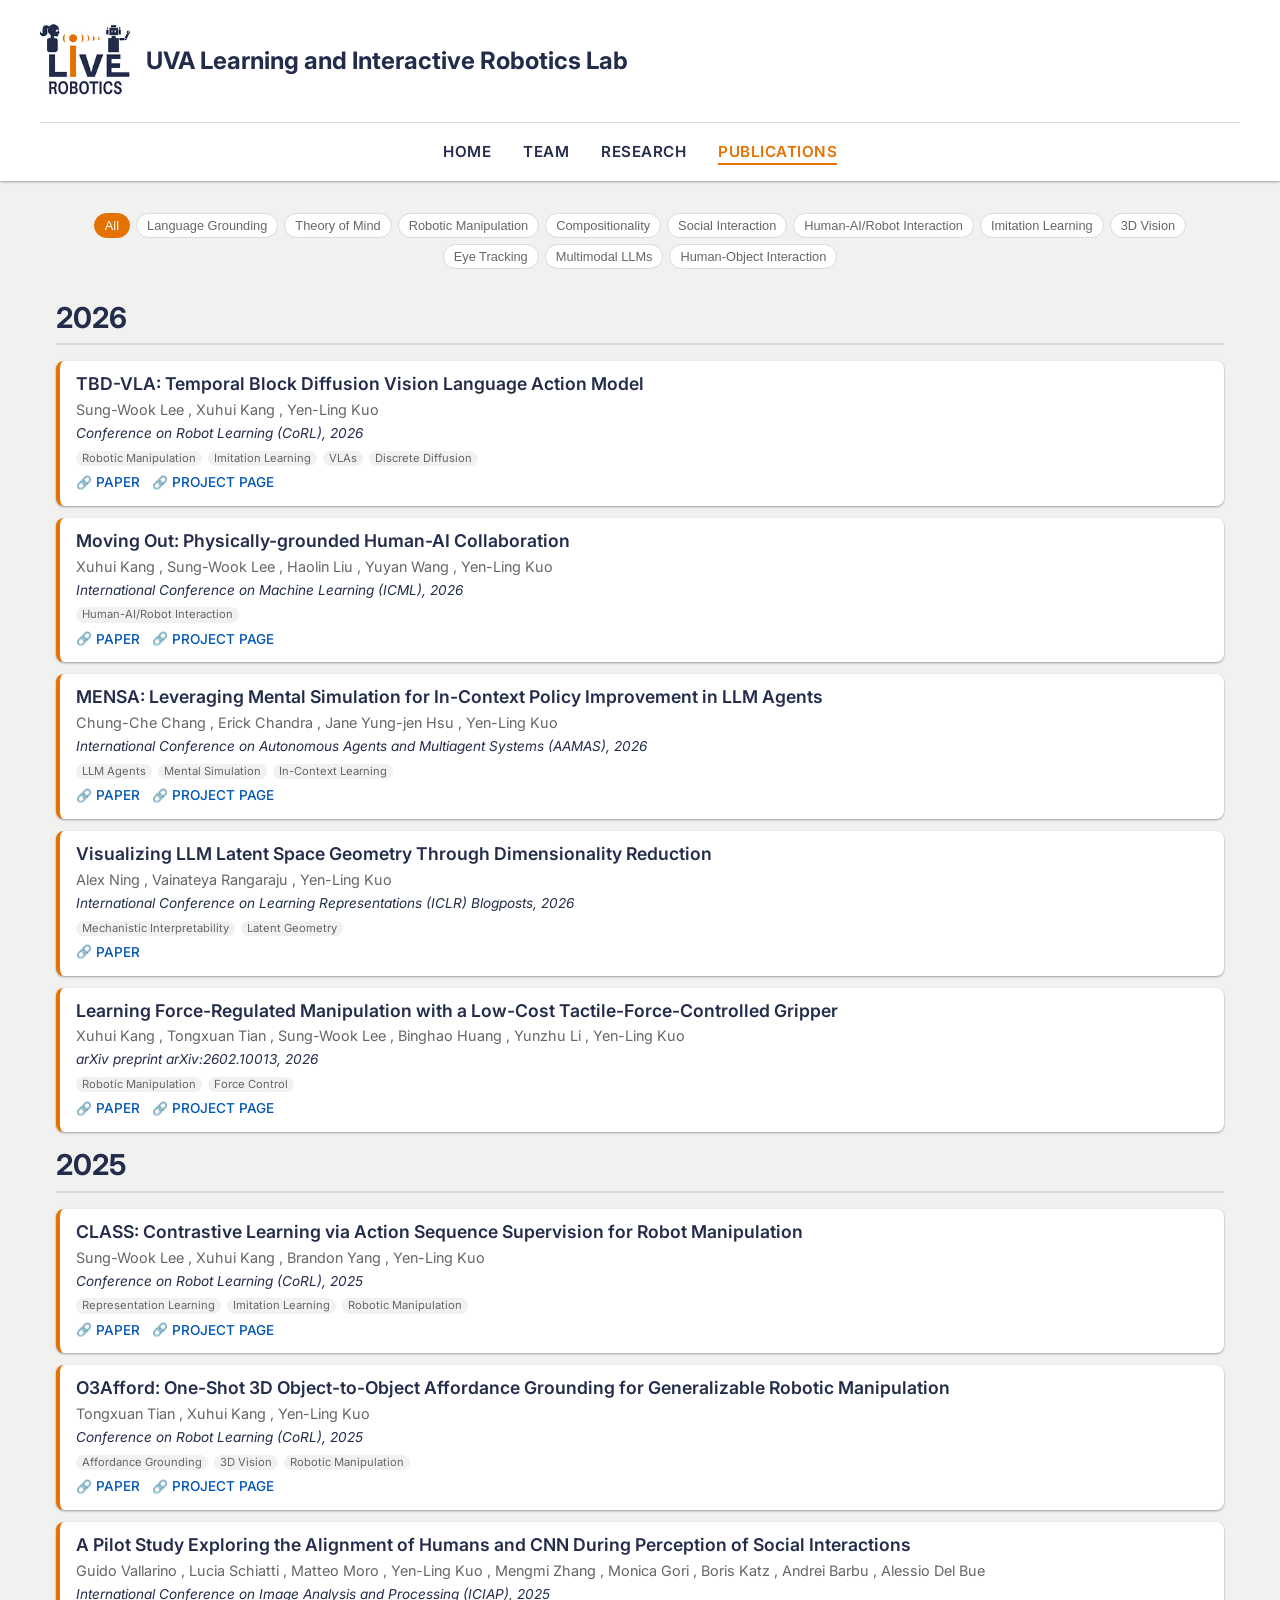
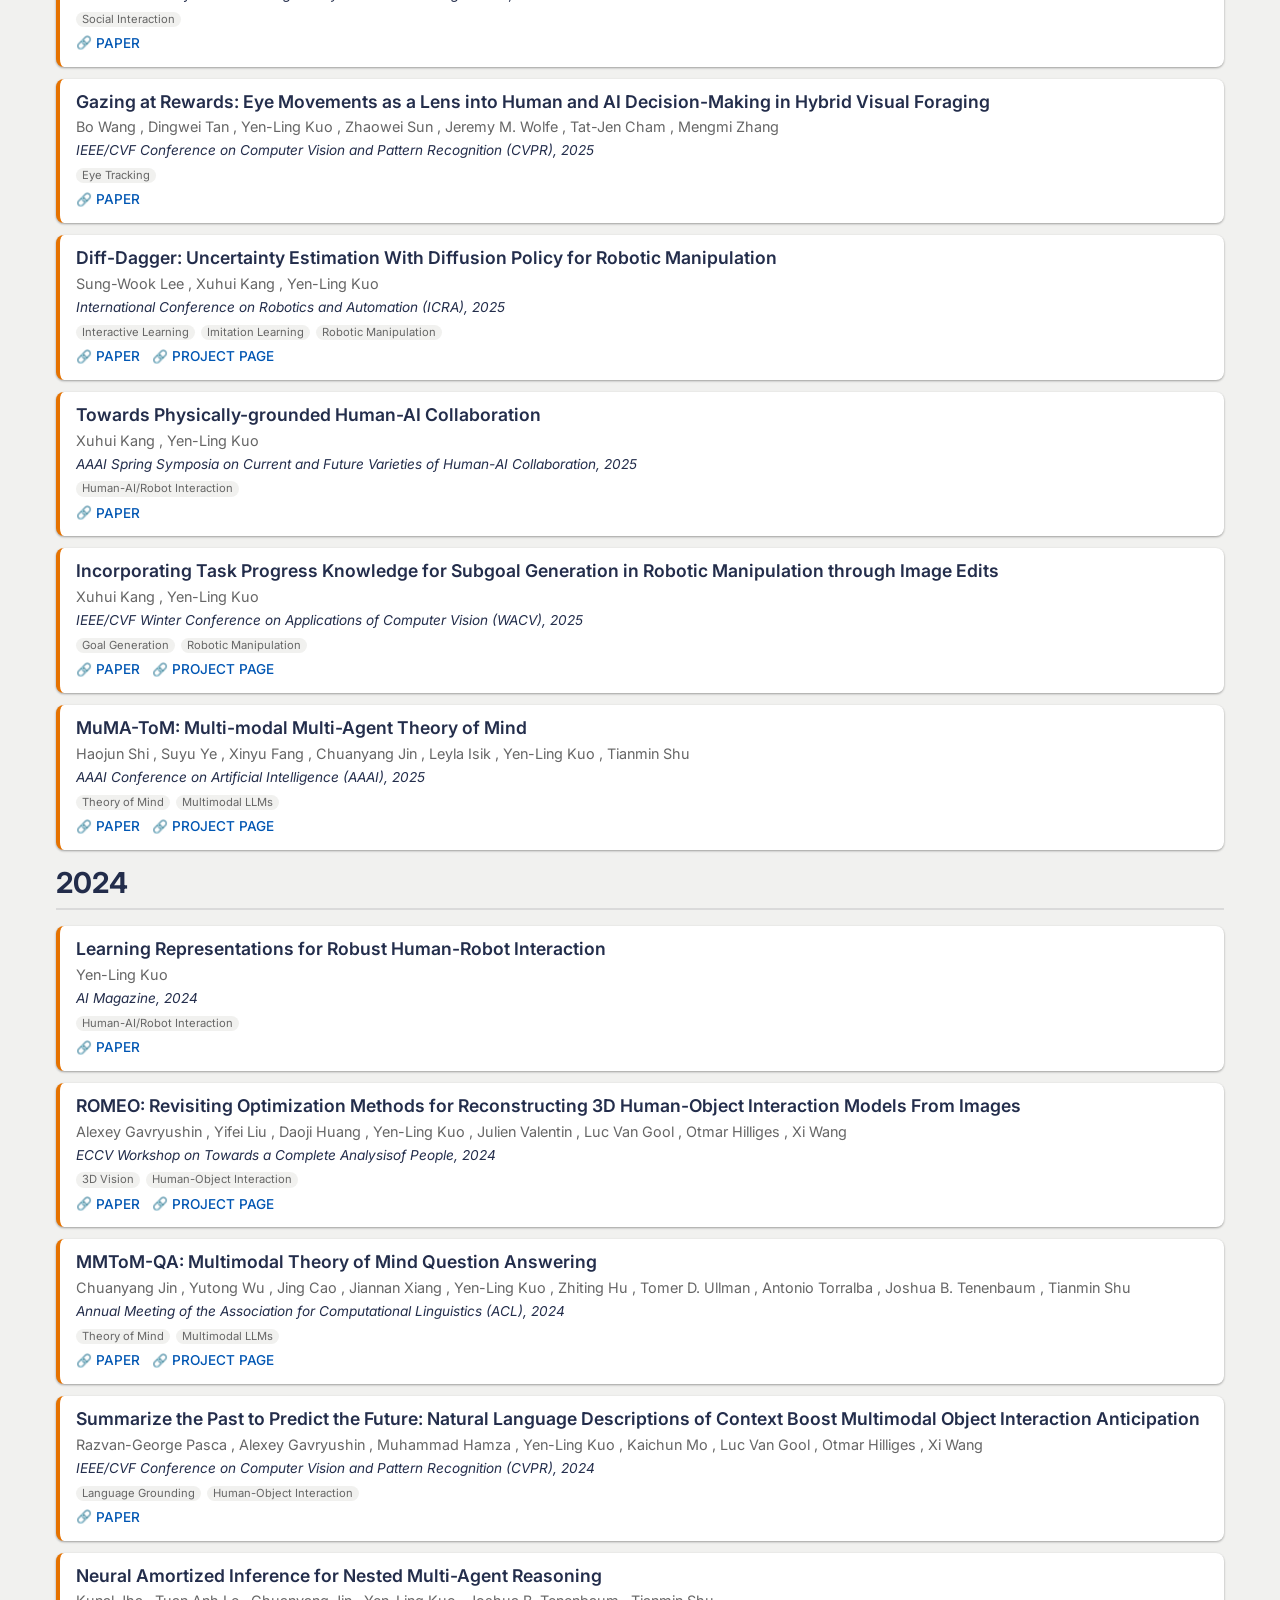
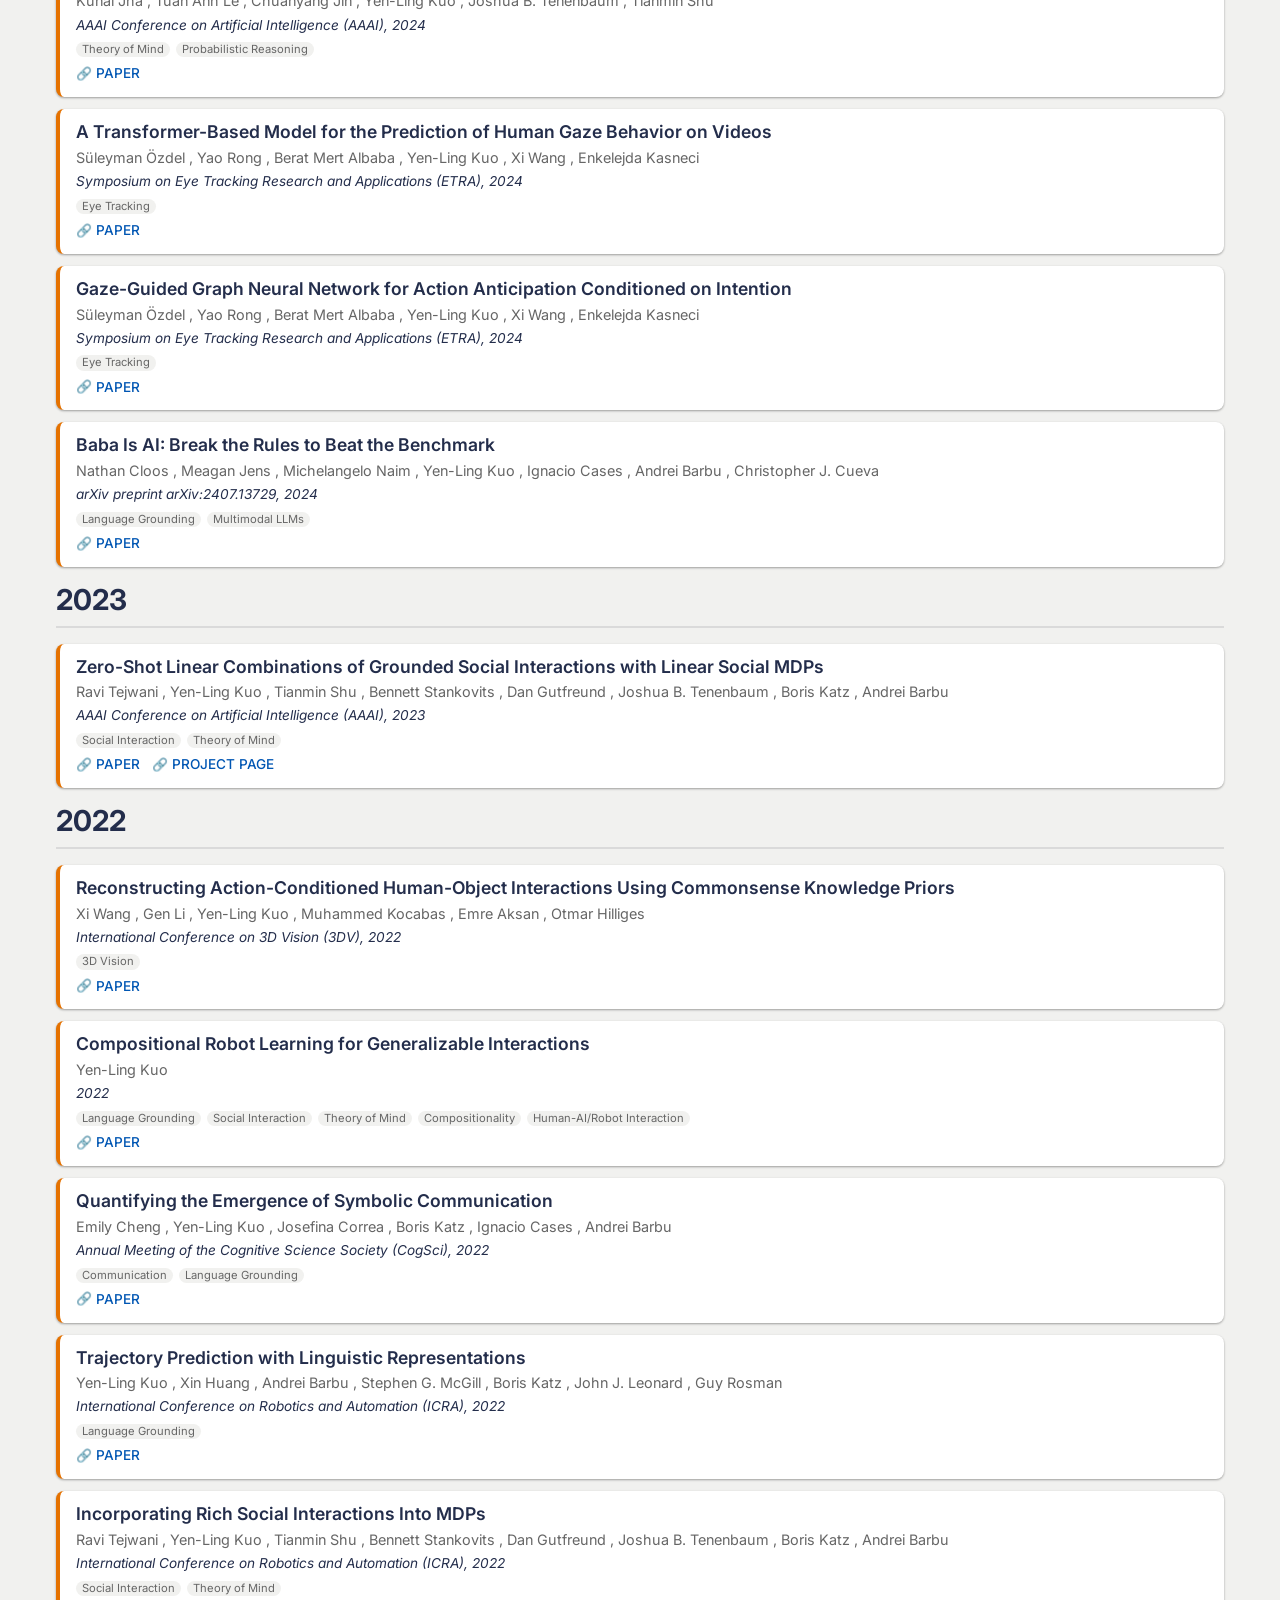
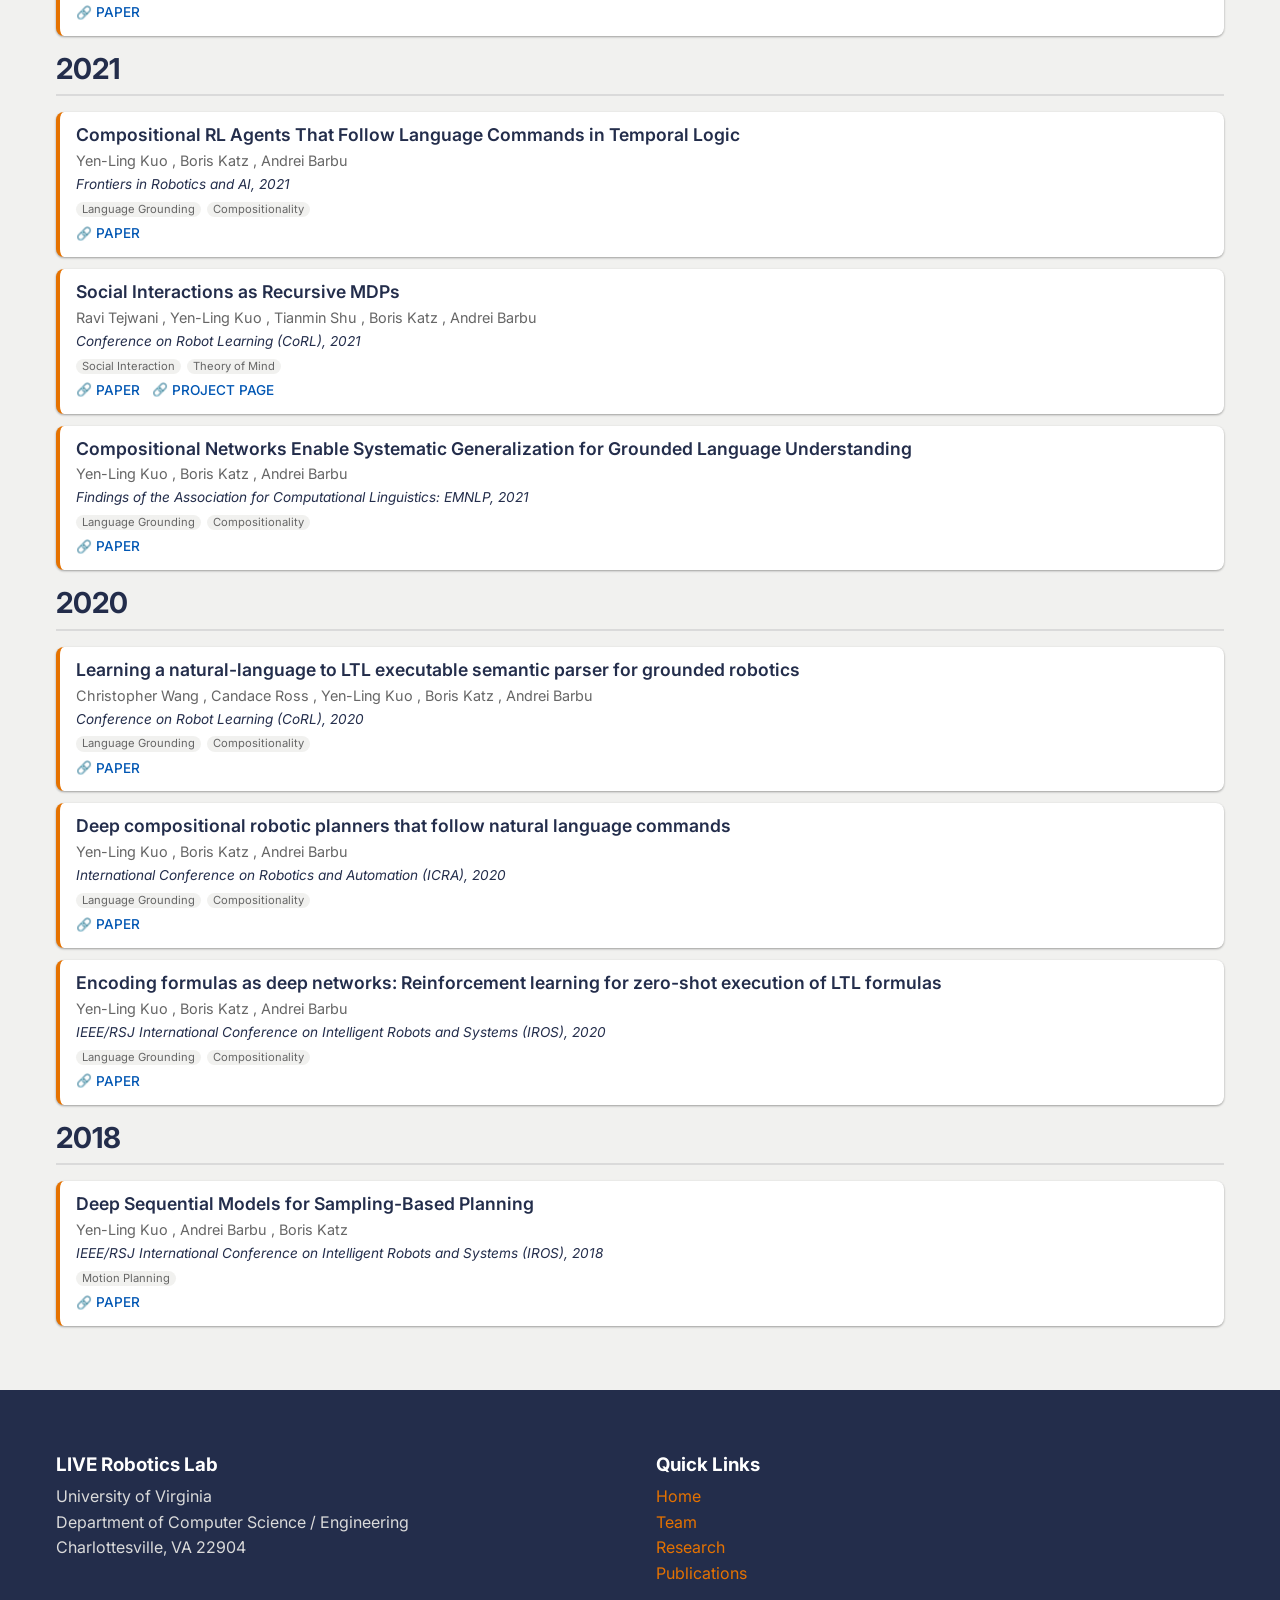
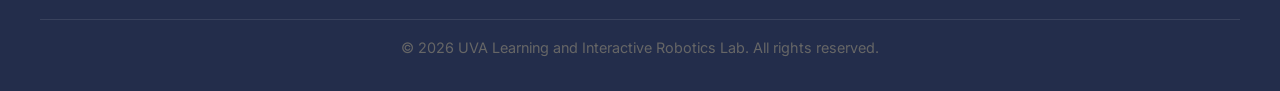
<file: publications.html>
<!DOCTYPE html>
<html lang="en">

<head>
    <meta charset="UTF-8">
    <meta name="viewport" content="width=device-width, initial-scale=1.0">
    <title>Publications | LIVE Robotics - UVA</title>
    <!-- Fonts -->
    <link rel="preconnect" href="https://fonts.googleapis.com">
    <link rel="preconnect" href="https://fonts.gstatic.com" crossorigin>
    <link href="https://fonts.googleapis.com/css2?family=Inter:wght@400;500;600;700&display=swap" rel="stylesheet">
    <!-- Styles -->
    <link rel="stylesheet" href="./styles/main.css">
    <link rel="stylesheet" href="./styles/components.css">
    <style>
        .filter-section {
            display: flex;
            flex-wrap: wrap;
            gap: 6px;
            margin-bottom: var(--spacing-lg);
            margin-top: var(--spacing-lg);
            justify-content: center;
        }

        .filter-btn {
            background: var(--color-white);
            border: 1px solid var(--color-medium-gray);
            color: var(--color-text-gray);
            padding: 4px 10px;
            border-radius: 16px;
            font-size: 0.8rem;
            cursor: pointer;
            transition: all var(--transition-fast);
            font-weight: 500;
        }

        .filter-btn:hover {
            border-color: var(--color-uva-orange);
            color: var(--color-uva-orange);
        }

        .filter-btn.active {
            background: var(--color-uva-orange);
            border-color: var(--color-uva-orange);
            color: var(--color-white);
        }

        .year-group {
            margin-bottom: var(--spacing-md);
        }

        .year-title {
            font-size: 1.8rem;
            color: var(--color-uva-blue);
            border-bottom: 2px solid var(--color-medium-gray);
            padding-bottom: 8px;
            margin-bottom: var(--spacing-md);
        }

        .pub-item {
            display: flex;
            flex-direction: column;
            padding: 12px 16px;
            margin-bottom: 12px;
            background: var(--color-white);
            border-radius: 8px;
            box-shadow: var(--shadow-sm);
            border-left: 4px solid var(--color-uva-orange);
            transition: transform var(--transition-fast), box-shadow var(--transition-fast);
        }

        .pub-item:hover {
            transform: translateX(4px);
            box-shadow: var(--shadow-md);
        }

        .pub-title {
            font-size: 1.1rem;
            font-weight: 600;
            color: var(--color-uva-blue);
            margin-bottom: 2px;
            line-height: 1.3;
        }

        .pub-authors {
            color: var(--color-text-gray);
            margin-bottom: 2px;
            font-size: 0.9rem;
        }

        .pub-venue {
            font-style: italic;
            color: var(--color-text-main);
            margin-bottom: 6px;
            font-size: 0.85rem;
        }

        .pub-tags {
            display: flex;
            flex-wrap: wrap;
            gap: 6px;
            margin-bottom: 6px;
        }

        .pub-tag {
            background: var(--color-light-gray);
            color: var(--color-text-gray);
            font-size: 0.7rem;
            padding: 2px 6px;
            border-radius: 12px;
            line-height: 1;
        }

        .pub-links {
            display: flex;
            gap: 12px;
            margin-top: auto;
        }

        .pub-link {
            display: inline-flex;
            align-items: center;
            font-size: 0.85rem;
            color: var(--color-link-blue);
            font-weight: 500;
            text-transform: uppercase;
        }

        .pub-link::before {
            content: '🔗';
            margin-right: 4px;
            font-size: 0.8rem;
        }

        #pub-loading {
            text-align: center;
            font-size: 1.2rem;
            color: var(--color-text-gray);
            padding: var(--spacing-xl);
        }
    </style>
</head>

<body>

    <header class="global-header">
        <div class="container header-top">
            <a href="index.html" class="header-brand">
                <img src="./assets/images/logo.png" alt="LIVE Lab Logo" class="logo"
                    onerror="this.src='data:image/svg+xml;utf8,<svg xmlns=\'http://www.w3.org/2000/svg\' width=\'100\' height=\'60\'><rect width=\'100\' height=\'60\' fill=\'%23232d4b\'/><text x=\'50\' y=\'35\' font-family=\'Arial\' font-size=\'14\' fill=\'white\' text-anchor=\'middle\'>LOGO</text></svg>'">
                <h1>UVA Learning and Interactive Robotics Lab</h1>
            </a>
            <button class="mobile-menu-toggle">☰</button>
        </div>
        <nav class="container">
            <ul class="nav-menu">
                <li><a href="index.html">Home</a></li>
                <li><a href="team.html">Team</a></li>
                <li><a href="research.html">Research</a></li>
                <li><a href="publications.html" class="active">Publications</a></li>
            </ul>
        </nav>
    </header>

    <main class="container">

        <div class="filter-section" id="filter-container">
            <!-- Filter buttons injected here -->
        </div>

        <div id="pub-loading">Loading publications...</div>

        <div id="publications-container">
            <!-- Publications injected here -->
        </div>

    </main>

    <footer class="global-footer">
        <div class="container footer-content">
            <div>
                <h3>LIVE Robotics Lab</h3>
                <p>University of Virginia<br>
                    Department of Computer Science / Engineering<br>
                    Charlottesville, VA 22904</p>
            </div>
            <div>
                <h3>Quick Links</h3>
                <ul style="list-style: none; padding: 0;">
                    <li><a href="index.html">Home</a></li>
                    <li><a href="team.html">Team</a></li>
                    <li><a href="research.html">Research</a></li>
                    <li><a href="publications.html">Publications</a></li>
                </ul>
            </div>
        </div>
        <div class="container footer-bottom">
            <p>&copy; <span id="year"></span> UVA Learning and Interactive Robotics Lab. All rights reserved.</p>
        </div>
    </footer>

    <script src="./scripts/main.js"></script>
    <script src="./scripts/bibtexParser.js"></script>
    <script>
        document.getElementById('year').textContent = new Date().getFullYear();

        let allPublications = [];
        let activeTag = 'All';

        document.addEventListener('DOMContentLoaded', () => {
            fetch('./data/publications.bib')
                .then(response => {
                    if (!response.ok) throw new Error("Could not find publications.bib");
                    return response.text();
                })
                .then(bibtexData => {
                    const parsed = window.BibtexParser.parse(bibtexData);
                    processPublications(parsed);
                })
                .catch(err => {
                    console.error("Error loading BibTeX:", err);
                    document.getElementById('pub-loading').innerHTML = "No publications found. Please add data/publications.bib.";
                });
        });

        function processPublications(entries) {
            document.getElementById('pub-loading').style.display = 'none';

            allPublications = entries.filter(e => e.fields && e.fields.title).map(entry => {
                const fields = entry.fields;
                let tags = [];
                if (fields.keywords) {
                    tags = fields.keywords.split(',').map(tag => tag.trim());
                }

                let venue = fields.journal || fields.booktitle || fields.publisher || '';

                return {
                    id: entry.id,
                    title: fields.title,
                    authors: formatAuthors(fields.author || ''),
                    venue: venue,
                    year: parseInt(fields.year) || 0,
                    tags: tags,
                    url: fields.url || null,
                    project: fields.project || null
                };
            }).sort((a, b) => b.year - a.year);

            buildFilters();
            renderPublications();
        }

        function formatAuthors(authorStr) {
            return authorStr.replace(/\band\b/g, ', ');
        }

        function buildFilters() {
            const tagCounts = {};
            allPublications.forEach(pub => {
                pub.tags.forEach(tag => {
                    tagCounts[tag] = (tagCounts[tag] || 0) + 1;
                });
            });

            const tags = Object.keys(tagCounts)
                .filter(tag => tagCounts[tag] >= 2)
                .sort((a, b) => tagCounts[b] - tagCounts[a]);
            tags.unshift('All');

            const filterContainer = document.getElementById('filter-container');
            filterContainer.innerHTML = '';

            tags.forEach(tag => {
                const btn = document.createElement('button');
                btn.className = `filter-btn ${tag === activeTag ? 'active' : ''}`;
                btn.textContent = tag;
                btn.addEventListener('click', () => {
                    if (activeTag === tag && tag !== 'All') {
                        activeTag = 'All';
                        document.querySelectorAll('.filter-btn').forEach(b => {
                            b.classList.remove('active');
                            if (b.textContent === 'All') b.classList.add('active');
                        });
                    } else {
                        activeTag = tag;
                        document.querySelectorAll('.filter-btn').forEach(b => b.classList.remove('active'));
                        btn.classList.add('active');
                    }
                    renderPublications();
                });
                filterContainer.appendChild(btn);
            });
        }

        function renderPublications() {
            const container = document.getElementById('publications-container');
            container.innerHTML = '';

            const filtered = allPublications.filter(pub => activeTag === 'All' || pub.tags.includes(activeTag));

            if (filtered.length === 0) {
                container.innerHTML = "<p>No publications match your filter.</p>";
                return;
            }

            const grouped = {};
            filtered.forEach(pub => {
                if (!grouped[pub.year]) grouped[pub.year] = [];
                grouped[pub.year].push(pub);
            });

            Object.keys(grouped).sort((a, b) => b - a).forEach(year => {
                let html = `<div class="year-group">
                                <h2 class="year-title">${year === '0' ? 'In Submission/Other' : year}</h2>`;

                grouped[year].forEach(pub => {
                    let tagsHtml = pub.tags.length > 0 ?
                        `<div class="pub-tags">${pub.tags.map(t => `<span class="pub-tag">${t}</span>`).join('')}</div>` : '';

                    let linksHtml = '';
                    if (pub.url || pub.project) {
                        linksHtml += `<div class="pub-links">`;
                        if (pub.url) linksHtml += `<a href="${pub.url}" target="_blank" class="pub-link">Paper</a>`;
                        if (pub.project) linksHtml += `<a href="${pub.project}" target="_blank" class="pub-link">Project Page</a>`;
                        linksHtml += `</div>`;
                    }

                    let venueHtml = pub.venue ? pub.venue : '';
                    if (pub.year > 0) {
                        venueHtml += venueHtml ? `, ${pub.year}` : `${pub.year}`;
                    }

                    html += `
                        <div class="pub-item">
                            <div class="pub-title">${pub.title}</div>
                            <div class="pub-authors">${pub.authors}</div>
                            ${venueHtml ? `<div class="pub-venue">${venueHtml}</div>` : ''}
                            ${tagsHtml}
                            ${linksHtml}
                        </div>
                    `;
                });

                html += `</div>`;
                container.innerHTML += html;
            });
        }
    </script>
</body>

</html>
</file>
<file: styles/main.css>
:root {
    /* UVA Color Palette */
    --color-uva-blue: #232d4b;
    --color-uva-orange: #e57200;
    --color-light-gray: #f1f1ef;
    --color-medium-gray: #dadada;
    --color-text-gray: #666666;
    --color-link-blue: #0056b3;

    /* Additional Functional Colors */
    --color-white: #ffffff;
    --color-black: #111111;
    --color-bg: var(--color-light-gray);
    --color-text-main: var(--color-uva-blue);

    /* Typography */
    --font-primary: 'Inter', -apple-system, BlinkMacSystemFont, "Segoe UI", Roboto, Helvetica, Arial, sans-serif;

    /* Spacing */
    --spacing-xs: 0.25rem;
    --spacing-sm: 0.5rem;
    --spacing-md: 1rem;
    --spacing-lg: 2rem;
    --spacing-xl: 4rem;

    /* Effects */
    --shadow-sm: 0 1px 3px rgba(0, 0, 0, 0.12), 0 1px 2px rgba(0, 0, 0, 0.24);
    --shadow-md: 0 4px 6px rgba(0, 0, 0, 0.1), 0 1px 3px rgba(0, 0, 0, 0.08);
    --shadow-lg: 0 10px 20px rgba(0, 0, 0, 0.15), 0 6px 6px rgba(0, 0, 0, 0.10);
    --transition-fast: 0.2s ease-in-out;
    --transition-medium: 0.3s ease-in-out;
}

* {
    box-sizing: border-box;
    margin: 0;
    padding: 0;
}

body {
    font-family: var(--font-primary);
    background-color: var(--color-bg);
    color: var(--color-text-main);
    line-height: 1.6;
    font-size: 16px;
    -webkit-font-smoothing: antialiased;
}

h1,
h2,
h3,
h4,
h5,
h6 {
    font-weight: 700;
    color: var(--color-uva-blue);
    margin-bottom: var(--spacing-sm);
    line-height: 1.2;
}

p {
    color: var(--color-text-gray);
    margin-bottom: var(--spacing-md);
}

a {
    color: var(--color-link-blue);
    text-decoration: none;
    transition: color var(--transition-fast);
}

a:hover {
    text-decoration: underline;
    color: var(--color-uva-orange);
}

img {
    max-width: 100%;
    border-radius: 8px;
}

/* Layout Core */
.container {
    max-width: 1200px;
    margin: 0 auto;
    padding: 0 var(--spacing-md);
}

.section {
    padding: var(--spacing-xl) 0;
}

.section-light {
    background-color: var(--color-white);
}

.section-title {
    font-size: 2.5rem;
    text-align: center;
    margin-bottom: var(--spacing-xl);
    position: relative;
}

.section-title::after {
    content: '';
    display: block;
    width: 60px;
    height: 4px;
    background-color: var(--color-uva-orange);
    margin: var(--spacing-sm) auto 0;
    border-radius: 2px;
}
</file>
<file: styles/components.css>
/* Reusable UI Components */

/* Buttons */
.btn {
    display: inline-block;
    padding: 0.75rem 1.5rem;
    border-radius: 4px;
    font-weight: 600;
    text-align: center;
    cursor: pointer;
    transition: all var(--transition-medium);
    border: none;
    text-transform: uppercase;
    letter-spacing: 0.5px;
    font-size: 0.9rem;
}

.btn-primary {
    background-color: var(--color-uva-orange);
    color: var(--color-white);
    box-shadow: var(--shadow-sm);
}

.btn-primary:hover {
    background-color: #cc6600;
    text-decoration: none;
    color: var(--color-white);
    box-shadow: var(--shadow-md);
    transform: translateY(-2px);
}

.btn-secondary {
    background-color: var(--color-uva-blue);
    color: var(--color-white);
}

.btn-secondary:hover {
    background-color: #1a2238;
    text-decoration: none;
    color: var(--color-white);
    transform: translateY(-2px);
}

.btn-outline {
    background-color: transparent;
    border: 2px solid var(--color-uva-blue);
    color: var(--color-uva-blue);
}

.btn-outline:hover {
    background-color: var(--color-uva-blue);
    color: var(--color-white);
    text-decoration: none;
}

/* Header & Navigation */
.global-header {
    background-color: var(--color-white);
    box-shadow: var(--shadow-sm);
    position: sticky;
    top: 0;
    z-index: 1000;
    width: 100%;
}

.header-top {
    display: flex;
    justify-content: space-between;
    align-items: center;
    padding: var(--spacing-md) 0;
    border-bottom: 1px solid var(--color-medium-gray);
}

.header-brand {
    display: flex;
    align-items: center;
    gap: var(--spacing-md);
    text-decoration: none;
}

.header-brand img.logo {
    height: 90px;
    width: auto;
    object-fit: contain;
}

.header-brand h1 {
    font-size: 1.5rem;
    margin: 0;
    color: var(--color-uva-blue);
    line-height: 1.2;
}

.nav-menu {
    display: flex;
    list-style: none;
    gap: var(--spacing-lg);
    padding: var(--spacing-md) 0;
    margin: 0;
    justify-content: center;
}

.nav-menu li a {
    color: var(--color-text-main);
    font-weight: 600;
    text-transform: uppercase;
    font-size: 0.95rem;
    letter-spacing: 0.5px;
    position: relative;
    padding-bottom: 4px;
}

.nav-menu li a::after {
    content: '';
    position: absolute;
    width: 0;
    height: 2px;
    bottom: 0;
    left: 0;
    background-color: var(--color-uva-orange);
    transition: width var(--transition-fast);
}

.nav-menu li a:hover {
    color: var(--color-uva-orange);
    text-decoration: none;
}

.nav-menu li a:hover::after {
    width: 100%;
}

.nav-menu li a.active {
    color: var(--color-uva-orange);
}

.nav-menu li a.active::after {
    width: 100%;
}

/* Mobile Menu Toggle */
.mobile-menu-toggle {
    display: none;
    font-size: 1.5rem;
    background: none;
    border: none;
    color: var(--color-uva-blue);
    cursor: pointer;
}

/* Footer */
.global-footer {
    background-color: var(--color-uva-blue);
    color: var(--color-white);
    padding: var(--spacing-xl) 0 var(--spacing-md);
    margin-top: var(--spacing-xl);
}

.footer-content {
    display: grid;
    grid-template-columns: 1fr 1fr;
    gap: var(--spacing-lg);
    margin-bottom: var(--spacing-lg);
}

.footer-content h3 {
    color: var(--color-white);
}

.footer-content p {
    color: var(--color-medium-gray);
}

.footer-content a {
    color: var(--color-uva-orange);
}

.footer-bottom {
    text-align: center;
    border-top: 1px solid rgba(255, 255, 255, 0.1);
    padding-top: var(--spacing-md);
    font-size: 0.9rem;
    color: var(--color-medium-gray);
}

/* Responsive */
@media (max-width: 768px) {
    .header-top {
        flex-direction: column;
        align-items: flex-start;
        gap: var(--spacing-sm);
        padding-left: var(--spacing-md);
        padding-right: var(--spacing-md);
    }

    .header-brand h1 {
        font-size: 1.2rem;
    }

    .nav-menu {
        flex-direction: column;
        gap: var(--spacing-sm);
        display: none;
        padding-bottom: var(--spacing-md);
    }

    .nav-menu.active {
        display: flex;
    }

    .mobile-menu-toggle {
        display: block;
        position: absolute;
        right: var(--spacing-md);
        top: var(--spacing-md);
    }

    .footer-content {
        grid-template-columns: 1fr;
    }
}
</file>
